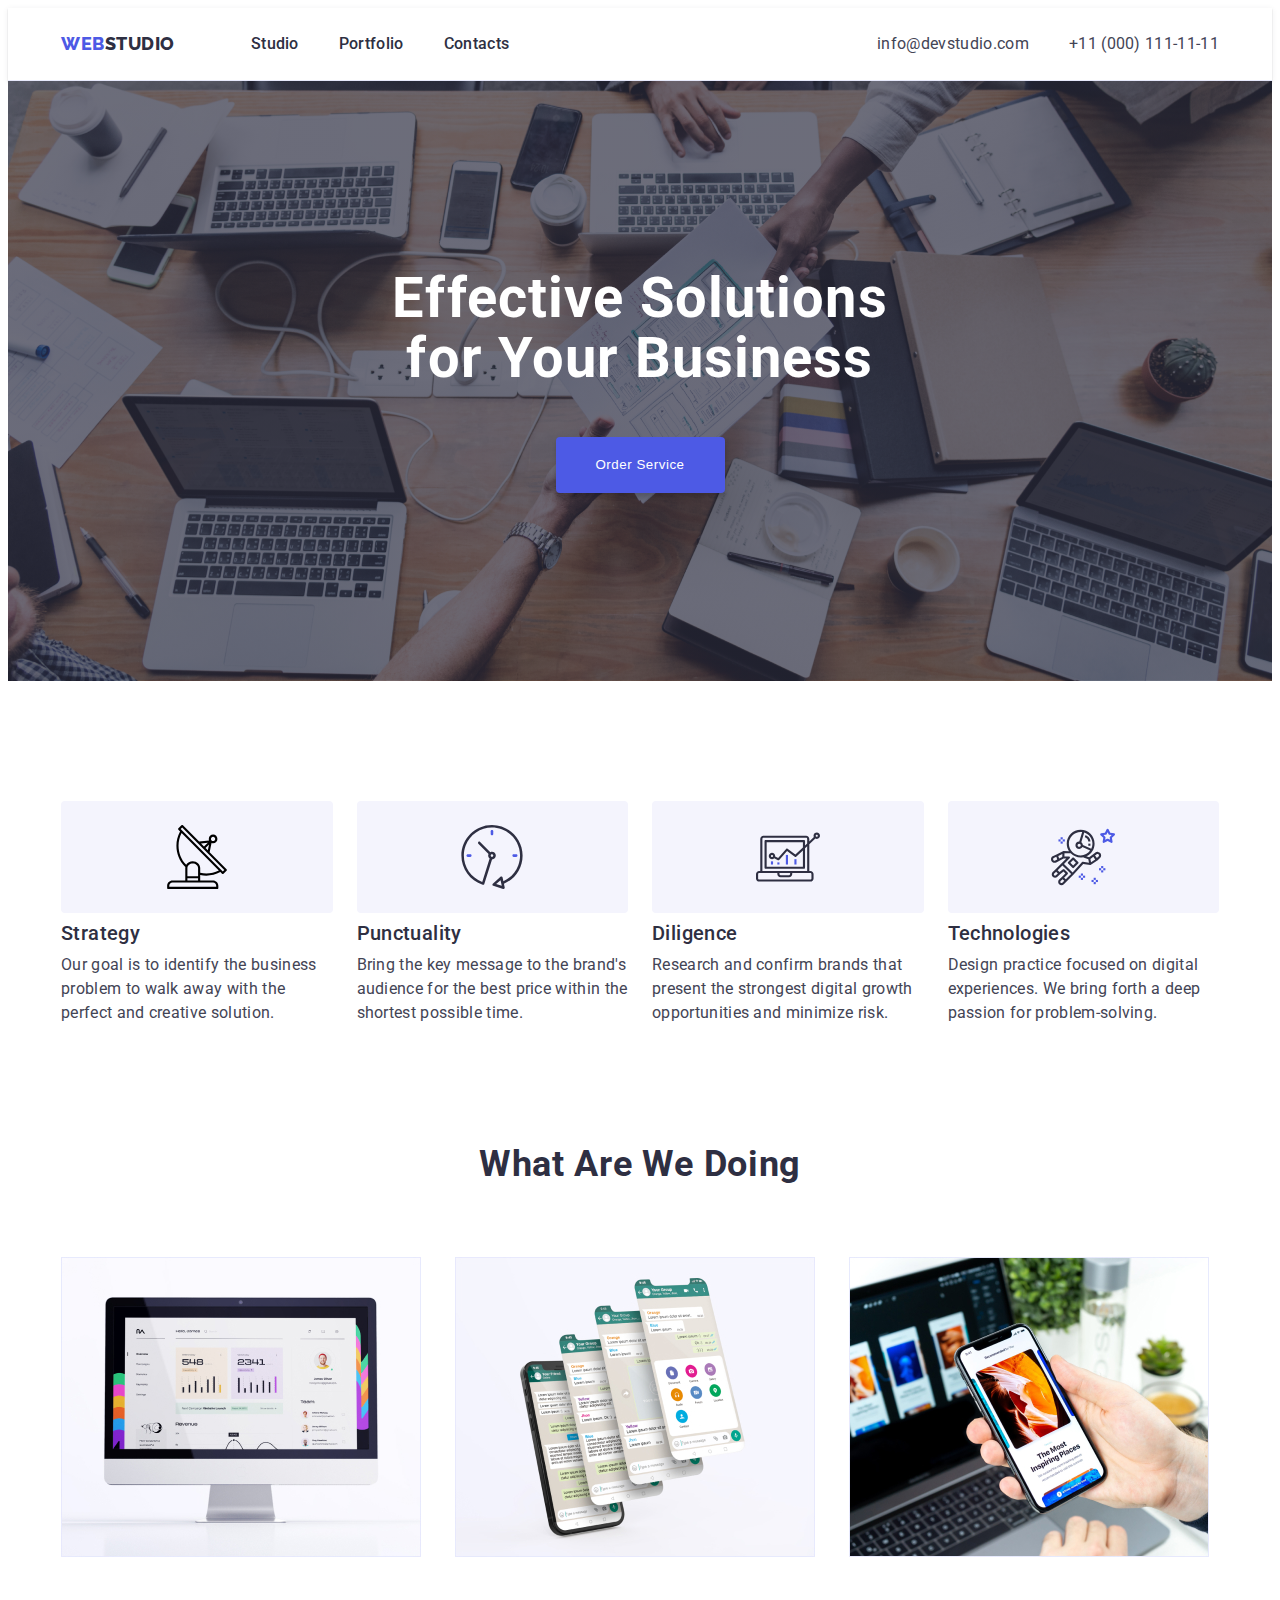
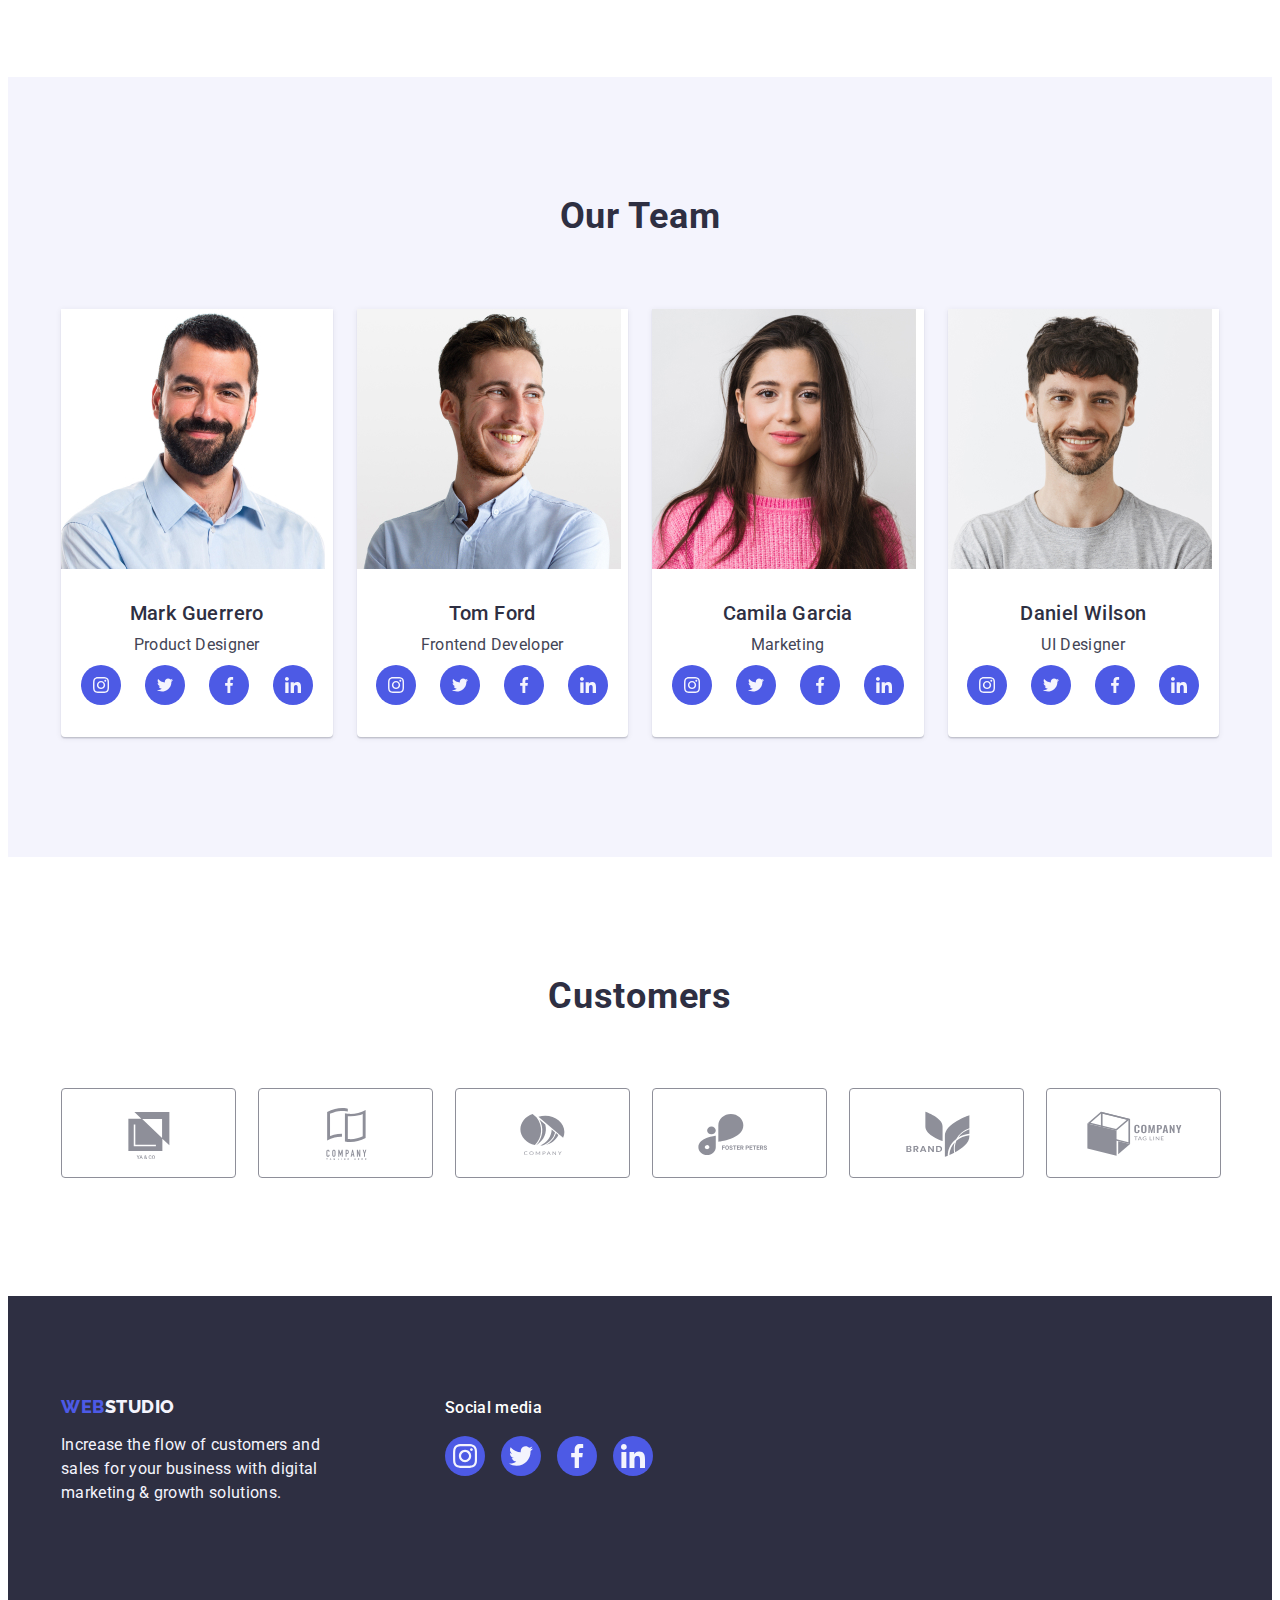
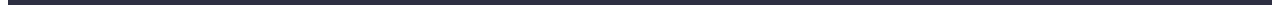
<file: index.html>
<!DOCTYPE html>
<html lang="en">
  <head>
    <meta charset="UTF-8" />
    <meta http-equiv="X-UA-Compatible" content="IE=edge" />
    <meta name="viewport" content="width=device-width, initial-scale=1.0" />
    <link rel="preconnect" href="https://fonts.googleapis.com" />
    <link rel="preconnect" href="https://fonts.gstatic.com" crossorigin />
    <link
      href="https://fonts.googleapis.com/css2?family=Raleway:wght@800&family=Roboto:wght@400;500;700;900&display=swap"
      rel="stylesheet"
    />
    <link
      rel="stylesheet"
      href="https://cdnjs.cloudflare.com/ajax/libs/modern-normalize/1.1.0/modern-normalize.min.css"
      integrity="sha512-wpPYUAdjBVSE4KJnH1VR1HeZfpl1ub8YT/NKx4PuQ5NmX2tKuGu6U/JRp5y+Y8XG2tV+wKQpNHVUX03MfMFn9Q=="
      crossorigin="anonymous"
      referrerpolicy="no-referrer"
    />

    <link rel="stylesheet" href="./css/styles.css" />
    <title>WebStudio</title>
  </head>
  <body>
    <!-- navigation on pages -->
    <header class="header-page">
      <div class="header-container container">
        <nav class="header-navigation">
          <a href="./index.html" class="logo link"
            >Web<span class="logo-header-light">Studio</span></a
          >
          <ul class="site-menu header-container list">
            <li class="site-menu-item">
              <a class="site-menu-link link" href="./index.html">Studio</a>
            </li>
            <li class="site-menu-item">
              <a class="site-menu-link link" href="./portfolio.html">Portfolio</a>
            </li>
            <li class="site-menu-item">
              <a class="site-menu-link link" href="./contacts.html">Contacts</a>
            </li>
          </ul>
        </nav>
        <address class="contact">
          <ul class="contact-list list">
            <li class="contact-item">
              <a class="contact-link link" href="mailto:info@devstudio.com">info@devstudio.com</a>
            </li>
            <li class="contact-item">
              <a class="contact-link link" href="tel:+110001111111">+11 (000) 111-11-11</a>
            </li>
          </ul>
        </address>
      </div>
    </header>
    <!-- Main section -->
    <main>
      <!-- section-one -->
      <section class="hero">
        <div class="container">
          <h1 class="hero-title title">Effective Solutions for Your Business</h1>
          <button class="modal-open-button" type="button">Order Service</button>
        </div>
      </section>
      <!-- section-two -->
      <section class="our-goal-sec">
        <div class="container">
          <h2 class="visually-hidden">Our goal</h2>
          <ul class="our-goal-list list">
            <li class="our-goal-item">
              <!-- svg_icons1 -->
              <div class="our-icons-bgrd">
                <svg class="our-list-icon" aria-label="icon antenna" width="64" height="64">
                  <use href="./images/icons.svg#icon-antenna"></use>
                </svg>
              </div>

              <h3 class="our-goal-title">Strategy</h3>
              <p class="our-goal-dscr">
                Our goal is to identify the business problem to walk away with the perfect and
                creative solution.
              </p>
            </li>
            <li class="our-goal-item">
              <!-- svg_icons2 -->
              <div class="our-icons-bgrd">
                <svg class="our-list-icon" aria-label="icon clock" width="64" height="64">
                  <use href="./images/icons.svg#icon-clock"></use>
                </svg>
              </div>
              <h3 class="our-goal-title">Punctuality</h3>
              <p class="our-goal-dscr">
                Bring the key message to the brand's audience for the best price within the shortest
                possible time.
              </p>
            </li>

            <li class="our-goal-item">
              <!-- svg_icons 3-->
              <div class="our-icons-bgrd">
                <svg class="our-list-icon" aria-label="icon diagram" width="64" height="64">
                  <use href="./images/icons.svg#icon-diagram"></use>
                </svg>
              </div>
              <h3 class="our-goal-title">Diligence</h3>
              <p class="our-goal-dscr">
                Research and confirm brands that present the strongest digital growth opportunities
                and minimize risk.
              </p>
            </li>
            <li class="our-goal-item">
              <!-- svg_icons4-->
              <div class="our-icons-bgrd">
                <svg class="our-list-icon" aria-label="icon astronaut" width="64" height="64">
                  <use href="./images/icons.svg#icon-astronaut"></use>
                </svg>
              </div>
              <h3 class="our-goal-title">Technologies</h3>
              <p class="our-goal-dscr">
                Design practice focused on digital experiences. We bring forth a deep passion for
                problem-solving.
              </p>
            </li>
          </ul>
        </div>
      </section>

      <!-- What are we doing -->
      <section class="we-doing">
        <div class="container">
          <h2 class="we-doing-title">What are we doing</h2>
          <ul class="we-doing-list list">
            <li class="we-doing-item">
              <img src="./images/imac.jpg" alt="desctop" width="360" height="300" />
            </li>
            <li class="we-doing-item">
              <img src="./images/iphone.jpg" alt="phone" width="360" height="300" />
            </li>
            <li class="we-doing-item">
              <img src="./images/inhand.jpg" alt="phone_in_hand" width="360" height="300" />
            </li>
          </ul>
        </div>
      </section>
      <!-- Our team -->
      <section class="our-team">
        <div class="container">
          <h2 class="our-team-title">Our Team</h2>
          <ul class="our-team-list list">
            <li class="our-team-item">
              <img src="./images/mark.jpg" alt="man_mark" width="264" height="260" />
              <div class="our-team-container">
                <h3 class="our-team-members">Mark Guerrero</h3>
                <p class="our-team-desc">Product Designer</p>
                <!-- Social -->
                <ul class="social-media list">
                  <li class="social-media-item">
                    <a href="" class="social-list-link link">
                      <svg
                        width="16"
                        height="16"
                        class="social-list-icon"
                        aria-label="icon instagram"
                      >
                        <use href="./images/icons.svg#icon-instagram"></use>
                      </svg>
                    </a>
                  </li>
                  <li class="social-media-item">
                    <a href="" class="social-list-link link">
                      <svg
                        class="social-list-icon"
                        aria-label="icon twitter"
                        width="16"
                        height="16"
                      >
                        <use href="./images/icons.svg#icon-twitter"></use>
                      </svg>
                    </a>
                  </li>
                  <li class="social-media-item">
                    <a href="" class="social-list-link link">
                      <svg
                        class="social-list-icon"
                        aria-label="icon facebook"
                        width="16"
                        height="16"
                      >
                        <use href="./images/icons.svg#icon-facebook"></use>
                      </svg>
                    </a>
                  </li>
                  <li class="social-media-item">
                    <a href="" class="social-list-link link">
                      <svg
                        class="social-list-icon"
                        aria-label="icon linkedin"
                        width="16"
                        height="16"
                      >
                        <use href="./images/icons.svg#icon-linkedin"></use>
                      </svg>
                    </a>
                  </li>
                </ul>
              </div>
            </li>

            <li class="our-team-item">
              <img src="./images/ford.jpg" alt="man_tom" width="264" height="260" />
              <div class="our-team-container">
                <h3 class="our-team-members">Tom Ford</h3>
                <p class="our-team-desc">Frontend Developer</p>
                <ul class="social-media list">
                  <li class="social-media-item">
                    <a href="" class="social-list-link link">
                      <svg
                        class="social-list-icon"
                        aria-label="icon instagram"
                        width="16"
                        height="16"
                      >
                        <use href="./images/icons.svg#icon-instagram"></use>
                      </svg>
                    </a>
                  </li>
                  <li class="social-media-item">
                    <a href="" class="social-list-link link">
                      <svg
                        class="social-list-icon"
                        aria-label="icon twitter"
                        width="16"
                        height="16"
                      >
                        <use href="./images/icons.svg#icon-twitter"></use>
                      </svg>
                    </a>
                  </li>
                  <li class="social-media-item">
                    <a href="" class="social-list-link link">
                      <svg
                        class="social-list-icon"
                        aria-label="icon facebook"
                        width="16"
                        height="16"
                      >
                        <use href="./images/icons.svg#icon-facebook"></use>
                      </svg>
                    </a>
                  </li>
                  <li class="social-media-item">
                    <a href="" class="social-list-link link">
                      <svg
                        class="social-list-icon"
                        aria-label="icon linkedin"
                        width="16"
                        height="16"
                      >
                        <use href="./images/icons.svg#icon-linkedin"></use>
                      </svg>
                    </a>
                  </li>
                </ul>
              </div>
            </li>

            <li class="our-team-item">
              <img src="./images/camila.jpg" alt="woman_camila" width="264" height="260" />
              <div class="our-team-container">
                <h3 class="our-team-members">Camila Garcia</h3>
                <p class="our-team-desc">Marketing</p>
                <ul class="social-media list">
                  <li class="social-media-item">
                    <a href="" class="social-list-link link">
                      <svg
                        class="social-list-icon"
                        aria-label="icon instagram"
                        width="16"
                        height="16"
                      >
                        <use href="./images/icons.svg#icon-instagram"></use>
                      </svg>
                    </a>
                  </li>
                  <li class="social-media-item">
                    <a href="" class="social-list-link link">
                      <svg
                        class="social-list-icon"
                        aria-label="icon twitter"
                        width="16"
                        height="16"
                      >
                        <use href="./images/icons.svg#icon-twitter"></use>
                      </svg>
                    </a>
                  </li>
                  <li class="social-media-item">
                    <a href="" class="social-list-link link">
                      <svg
                        class="social-list-icon"
                        aria-label="icon facebook"
                        width="16"
                        height="16"
                      >
                        <use href="./images/icons.svg#icon-facebook"></use>
                      </svg>
                    </a>
                  </li>
                  <li class="social-media-item">
                    <a href="" class="social-list-link link">
                      <svg
                        class="social-list-icon"
                        aria-label="icon linkedin"
                        width="16"
                        height="16"
                      >
                        <use href="./images/icons.svg#icon-linkedin"></use>
                      </svg>
                    </a>
                  </li>
                </ul>
              </div>
            </li>

            <li class="our-team-item">
              <img src="./images/wilson.jpg" alt="man_daniel" width="264" height="260" />
              <div class="our-team-container">
                <h3 class="our-team-members">Daniel Wilson</h3>
                <p class="our-team-desc">UI Designer</p>
                <ul class="social-media list">
                  <li class="social-media-item">
                    <a href="" class="social-list-link link">
                      <svg
                        class="social-list-icon"
                        aria-label="icon instagram"
                        width="16"
                        height="16"
                      >
                        <use href="./images/icons.svg#icon-instagram"></use>
                      </svg>
                    </a>
                  </li>
                  <li class="social-media-item">
                    <a href="" class="social-list-link link">
                      <svg
                        class="social-list-icon"
                        aria-label="icon twitter"
                        width="16"
                        height="16"
                      >
                        <use href="./images/icons.svg#icon-twitter"></use>
                      </svg>
                    </a>
                  </li>
                  <li class="social-media-item">
                    <a href="" class="social-list-link link">
                      <svg
                        class="social-list-icon"
                        aria-label="icon facebook"
                        width="16"
                        height="16"
                      >
                        <use href="./images/icons.svg#icon-facebook"></use>
                      </svg>
                    </a>
                  </li>
                  <li class="social-media-item">
                    <a href="" class="social-list-link link">
                      <svg
                        class="social-list-icon"
                        aria-label="icon linkedin"
                        width="16"
                        height="16"
                      >
                        <use href="./images/icons.svg#icon-linkedin"></use>
                      </svg>
                    </a>
                  </li>
                </ul>
              </div>
            </li>
          </ul>
        </div>
      </section>
      <!-- Section-5-Customers -->
      <section class="section-customers">
        <div class="container customers-container">
          <h2 class="customers-title">Customers</h2>
          <!-- customers-icons -->
          <ul class="customers-list list">
            <!-- icons -->
            <li class="customers-item">
              <a href="" class="customers-link link">
                <svg class="customers-icon" aria-label="" width="104" height="56">
                  <use href="./images/icons.svg#icon-Logo"></use>
                </svg>
              </a>
            </li>

            <li class="customers-item">
              <a href="" class="customers-link link">
                <svg class="customers-icon" aria-label="" width="104" height="56">
                  <use href="./images/icons.svg#icon-Logo1"></use>
                </svg>
              </a>
            </li>

            <li class="customers-item">
              <a href="" class="customers-link link">
                <svg class="customers-icon" aria-label="" width="104" height="56">
                  <use href="./images/icons.svg#icon-Logo2"></use>
                </svg>
              </a>
            </li>

            <li class="customers-item">
              <a href="" class="customers-link link">
                <svg class="customers-icon" aria-label="" width="104" height="56">
                  <use href="./images/icons.svg#icon-Logo3"></use>
                </svg>
              </a>
            </li>

            <li class="customers-item">
              <a href="" class="customers-link link">
                <svg class="customers-icon" aria-label="" width="104" height="56">
                  <use href="./images/icons.svg#icon-Logo4"></use>
                </svg>
              </a>
            </li>

            <li class="customers-item">
              <a href="" class="customers-link link">
                <svg class="customers-icon" aria-label="" width="104" height="56">
                  <use href="./images/icons.svg#icon-Logo5"></use>
                </svg>
              </a>
            </li>
          </ul>
        </div>
      </section>
    </main>
    <!-- Footer -->
    <footer class="footer">
      <div class="container footer-container">
        <div class="container-foorer-logo">
          <a href="./index.html" class="logo footer-link link"
            >Web<span class="logo-footer-dark">Studio</span></a
          >
          <p class="footer-dscr">
            Increase the flow of customers and sales for your business with digital marketing &
            growth solutions.
          </p>
        </div>
        <div class="footer-social-block">
          <p class="footer-social-title">Social media</p>
          <ul class="footer-social-media list">
            <li class="footer-social-media-item">
              <a href="" class="footer-social-list-link link">
                <svg
                  class="footer-social-list-icon"
                  aria-label="icon instagram"
                  width="24"
                  height="24"
                >
                  <use href="./images/icons.svg#icon-instagram"></use>
                </svg>
              </a>
            </li>
            <li class="footer-social-media-item">
              <a href="" class="footer-social-list-link link">
                <svg
                  class="footer-social-list-icon"
                  aria-label="icon twitter"
                  width="24"
                  height="24"
                >
                  <use href="./images/icons.svg#icon-twitter"></use>
                </svg>
              </a>
            </li>
            <li class="footer-social-media-item">
              <a href="" class="footer-social-list-link link">
                <svg
                  class="footer-social-list-icon"
                  aria-label="icon facebook"
                  width="24"
                  height="24"
                >
                  <use href="./images/icons.svg#icon-facebook"></use>
                </svg>
              </a>
            </li>
            <li class="footer-social-media-item">
              <a href="" class="footer-social-list-link link">
                <svg
                  class="footer-social-list-icon"
                  aria-label="icon linkedin"
                  width="24"
                  height="24"
                >
                  <use href="./images/icons.svg#icon-linkedin"></use>
                </svg>
              </a>
            </li>
          </ul>
        </div>
      </div>
    </footer>
  </body>
</html>
</file>
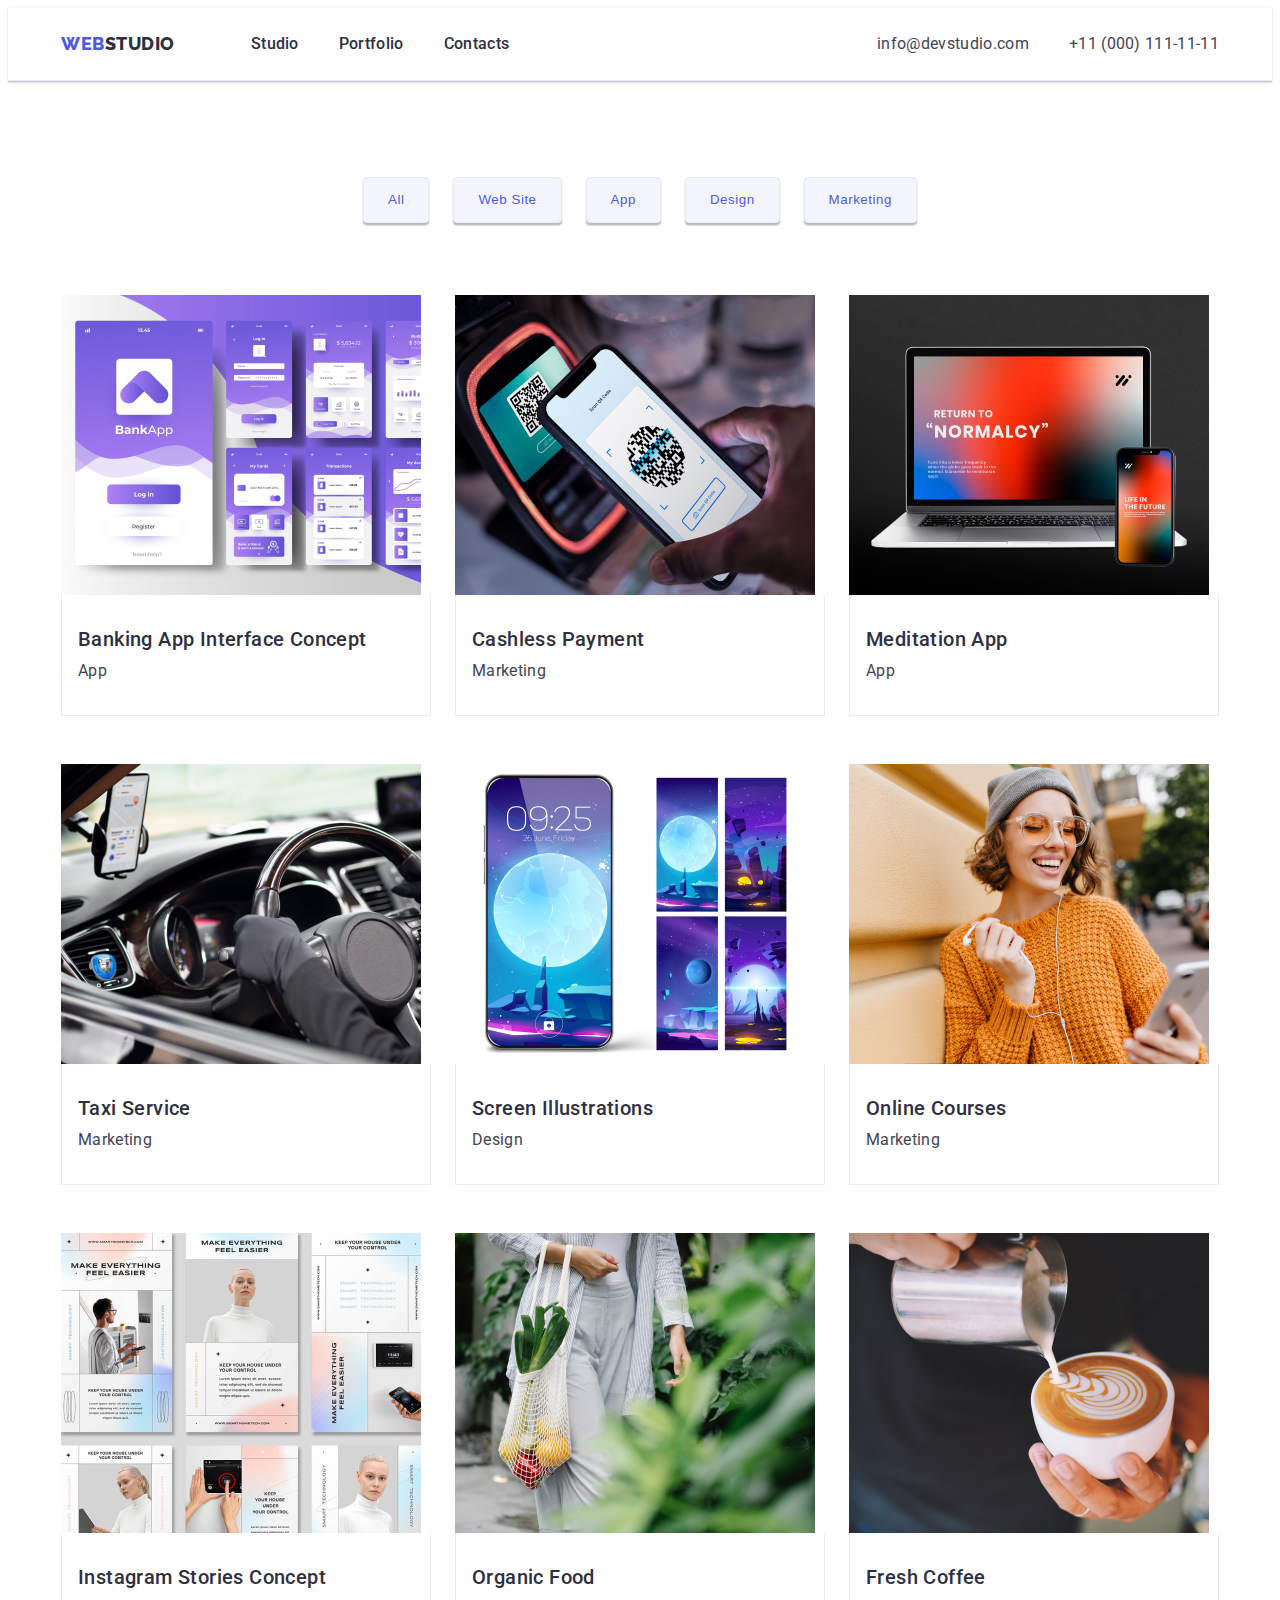
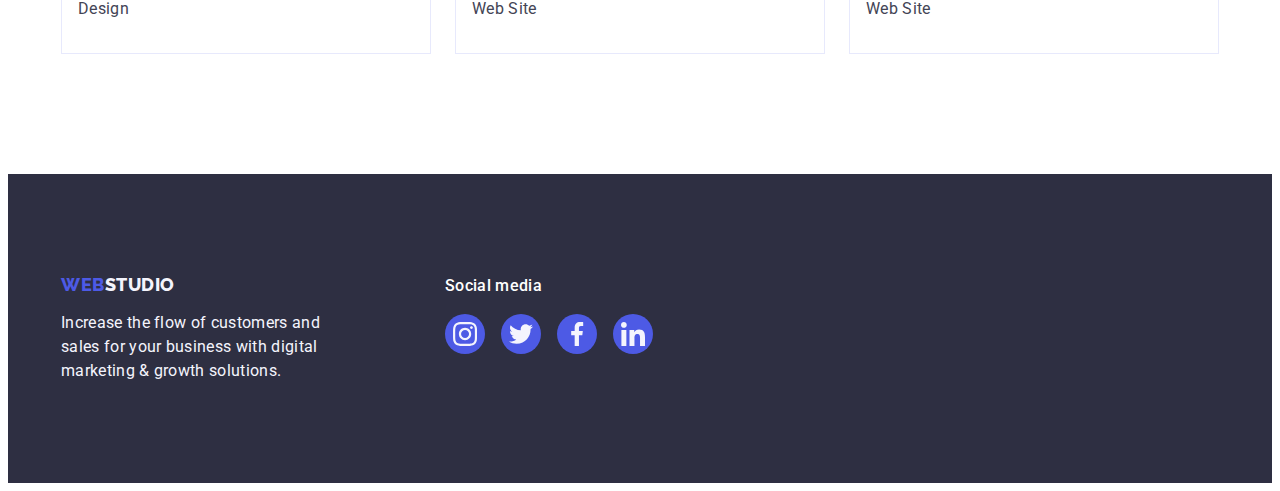
<file: portfolio.html>
<!DOCTYPE html>
<html lang="en">
  <head>
    <meta charset="UTF-8" />
    <meta http-equiv="X-UA-Compatible" content="IE=edge" />
    <meta name="viewport" content="width=device-width, initial-scale=1.0" />
    <link rel="preconnect" href="https://fonts.googleapis.com" />
    <link rel="preconnect" href="https://fonts.gstatic.com" crossorigin />
    <link
      href="https://fonts.googleapis.com/css2?family=Raleway:wght@800&family=Roboto:wght@400;500;700;900&display=swap"
      rel="stylesheet"
    />
    <link
      rel="stylesheet"
      href="https://cdnjs.cloudflare.com/ajax/libs/modern-normalize/1.1.0/modern-normalize.min.css"
      integrity="sha512-wpPYUAdjBVSE4KJnH1VR1HeZfpl1ub8YT/NKx4PuQ5NmX2tKuGu6U/JRp5y+Y8XG2tV+wKQpNHVUX03MfMFn9Q=="
      crossorigin="anonymous"
      referrerpolicy="no-referrer"
    />

    <link rel="stylesheet" href="./css/styles.css" />
    <title>WebStudio</title>
  </head>
  <body>
    <!-- navigation on pages -->
    <header class="header-page">
      <div class="header-container container">
        <nav class="header-navigation">
          <a href="./index.html" class="logo link"
            >Web<span class="logo-header-light">Studio</span></a
          >
          <ul class="site-menu header-container list">
            <li class="site-menu-item">
              <a class="site-menu-link link" href="./index.html">Studio</a>
            </li>
            <li class="site-menu-item">
              <a class="site-menu-link link" href="./portfolio.html">Portfolio</a>
            </li>
            <li class="site-menu-item">
              <a class="site-menu-link link" href="./contacts.html">Contacts</a>
            </li>
          </ul>
        </nav>
        <address class="contact">
          <ul class="contact-list list">
            <li class="contact-item">
              <a class="contact-link link" href="mailto:info@devstudio.com">info@devstudio.com</a>
            </li>
            <li class="contact-item">
              <a class="contact-link link" href="tel:+110001111111">+11 (000) 111-11-11</a>
            </li>
          </ul>
        </address>
      </div>
    </header>
    <!-- Main menu -->
    <main>
      <section class="main-section">
        <div class="container">
          <h1 class="main-section-filter filter-menu" hidden>Filter Buttons</h1>
          <ul class="filter-btn-list list">
            <li class="filter-btn-item">
              <button class="filter-but button" type="button">All</button>
            </li>
            <li class="filter-btn-item">
              <button class="filter-but button" type="button">Web Site</button>
            </li>
            <li class="filter-btn-item">
              <button class="filter-but button" type="button">App</button>
            </li>
            <li class="filter-btn-item">
              <button class="filter-but button" type="button">Design</button>
            </li>
            <li class="filter-btn-item">
              <button class="filter-but button" type="button">Marketing</button>
            </li>
          </ul>

          <ul class="portfolio-list list">
            <li class="portfolio-item">
              <a class="portfolio-links link" href=""
                ><img
                  src="./images/banking_app_interface_concept.jpg"
                  alt="banking_app_interface_concept"
                  width="360"
                  height="300"
                />
                <div class="portfilio-container">
                  <h2 class="portfolio-title">Banking App Interface Concept</h2>
                  <p class="portfolio-dscr">App</p>
                </div>
              </a>
            </li>

            <li class="portfolio-item">
              <a class="portfolio-links link" href=""
                ><img
                  src="./images/cashless_payment.jpg"
                  alt="cashless_payment"
                  width="360"
                  height="300"
                />
                <div class="portfilio-container">
                  <h2 class="portfolio-title">Cashless Payment</h2>
                  <p class="portfolio-dscr">Marketing</p>
                </div></a
              >
            </li>

            <li class="portfolio-item">
              <a class="portfolio-links link" href=""
                ><img
                  src="./images/meditaion_app.jpg"
                  alt="Meditation App"
                  width="360"
                  height="300"
                />
                <div class="portfilio-container">
                  <h2 class="portfolio-title">Meditation App</h2>
                  <p class="portfolio-dscr">App</p>
                </div></a
              >
            </li>

            <!-- section thre -->

            <li class="portfolio-item">
              <a class="portfolio-links link" href=""
                ><img src="./images/taxi_service.jpg" alt="taxi_service" width="360" height="300" />
                <div class="portfilio-container">
                  <h2 class="portfolio-title">Taxi Service</h2>
                  <p class="portfolio-dscr">Marketing</p>
                </div></a
              >
            </li>

            <li class="portfolio-item">
              <a class="portfolio-links link" href=""
                ><img
                  src="./images/screen_illustrations.jpg"
                  alt="screen_illustrations"
                  width="360"
                  height="300"
                />
                <div class="portfilio-container">
                  <h2 class="portfolio-title">Screen Illustrations</h2>
                  <p class="portfolio-dscr">Design</p>
                </div></a
              >
            </li>

            <li class="portfolio-item">
              <a class="portfolio-links link" href=""
                ><img
                  src="./images/online_courses.jpg"
                  alt="online_courses"
                  width="360"
                  height="300"
                />
                <div class="portfilio-container">
                  <h2 class="portfolio-title">Online Courses</h2>
                  <p class="portfolio-dscr">Marketing</p>
                </div></a
              >
            </li>

            <li class="portfolio-item">
              <a class="portfolio-links link" href=""
                ><img
                  src="./images/instagram_stories_concept.jpg"
                  alt="instagram_stories_concept"
                  width="360"
                  height="300"
                />
                <div class="portfilio-container">
                  <h2 class="portfolio-title">Instagram Stories Concept</h2>
                  <p class="portfolio-dscr">Design</p>
                </div></a
              >
            </li>

            <li class="portfolio-item">
              <a class="portfolio-links link" href=""
                ><img src="./images/organic_food.jpg" alt="organic_food" width="360" height="300" />
                <div class="portfilio-container">
                  <h2 class="portfolio-title">Organic Food</h2>
                  <p class="portfolio-dscr">Web Site</p>
                </div></a
              >
            </li>

            <li class="portfolio-item">
              <a class="portfolio-links link" href=""
                ><img src="./images/fresh_coffee.jpg" alt="fresh_coffee" width="360" height="300" />
                <div class="portfilio-container">
                  <h2 class="portfolio-title">Fresh Coffee</h2>
                  <p class="portfolio-dscr">Web Site</p>
                </div></a
              >
            </li>
          </ul>
        </div>
      </section>
    </main>
    <!-- Footer -->
    <footer class="footer">
      <div class="container footer-container">
        <div class="container-foorer-logo">
          <a href="./index.html" class="logo footer-link link"
            >Web<span class="logo-footer-dark">Studio</span></a
          >
          <p class="footer-dscr">
            Increase the flow of customers and sales for your business with digital marketing &
            growth solutions.
          </p>
        </div>
        <div class="footer-social-block">
          <p class="footer-social-title">Social media</p>
          <ul class="footer-social-media list">
            <li class="footer-social-media-item">
              <a href="" class="footer-social-list-link link">
                <svg
                  class="footer-social-list-icon"
                  aria-label="icon instagram"
                  width="24"
                  height="24"
                >
                  <use href="./images/icons.svg#icon-instagram"></use>
                </svg>
              </a>
            </li>
            <li class="footer-social-media-item">
              <a href="" class="footer-social-list-link link">
                <svg
                  class="footer-social-list-icon"
                  aria-label="icon twitter"
                  width="24"
                  height="24"
                >
                  <use href="./images/icons.svg#icon-twitter"></use>
                </svg>
              </a>
            </li>
            <li class="footer-social-media-item">
              <a href="" class="footer-social-list-link link">
                <svg
                  class="footer-social-list-icon"
                  aria-label="icon facebook"
                  width="24"
                  height="24"
                >
                  <use href="./images/icons.svg#icon-facebook"></use>
                </svg>
              </a>
            </li>
            <li class="footer-social-media-item">
              <a href="" class="footer-social-list-link link">
                <svg
                  class="footer-social-list-icon"
                  aria-label="icon linkedin"
                  width="24"
                  height="24"
                >
                  <use href="./images/icons.svg#icon-linkedin"></use>
                </svg>
              </a>
            </li>
          </ul>
        </div>
      </div>
    </footer>
  </body>
</html>
</file>
<file: css/styles.css>
body {
  font-family: 'Roboto', sans-serif;
  color: #434455;
  font-size: 16px;
  background-color: #ffffff;
}
/* defolts-settings */
.list {
  list-style: none;
}

.link {
  text-decoration: none;
}
button {
  cursor: pointer;
}

h1,
h2,
h3,
h4,
h5,
h6,
p {
  margin-top: 0;
  margin-bottom: 0;
}
ul,
li {
  margin-top: 0;
  margin-bottom: 0;
  padding-left: 0;
}
img {
  display: block;
}

/* colors */
:root {
  --background-dark: #2e2f42;
  --background-light: #f4f4fd;
  --background-white: #ffffff;
  --primary-btn: #4d5ae5;
  --pressed-btn: #404bbf;
  --title-color: #2e2f42;
  --descr-color: #434455;
  --background-icon-color: #8e8f99;
}
/* header */

.container {
  align-content: center;
  width: 1158px;
  margin-left: auto;
  margin-right: auto;
  padding-left: 15px;
  padding-right: 15px;
}

.header-container {
  display: flex;
  align-items: center;
}

.header-page {
  border-bottom: 1px solid #e7e9fc;
  box-shadow: 0px 2px 1px rgba(46, 47, 66, 0.08), 0px 1px 1px rgba(46, 47, 66, 0.16),
    0px 1px 6px rgba(46, 47, 66, 0.08);
}

.header-navigation {
  display: flex;
  align-items: center;
}

.site-menu {
  display: flex;
  gap: 40px;
}
.site-menu-item {
  padding: 24px 0;
}
.site-menu-link {
  padding: 24px 0 24px;
}

.contact-list {
  display: flex;
  gap: 40px;
}

.logo {
  margin-right: 76px;
  font-family: 'Raleway', sans-serif;
  font-weight: 800;
  font-size: 18px;
  line-height: 1.17;
  letter-spacing: 0.03em;
  text-transform: uppercase;
  color: #4d5ae5;
}
.logo-header-light {
  color: #2e2f42;
}

/* main-content */

.logo-footer-dark {
  color: #f4f4fd;
}
.site-menu-link {
  font-weight: 500;
  font-size: 16px;
  line-height: 1.5;
  letter-spacing: 0.02em;
  color: #2e2f42;
}

.site-menu-link:hover,
.site-menu-link:focus {
  color: var(--pressed-btn);
}
.menu-link:hover,
.menu-link:focus {
  color: var(--pressed-btn);
}

.button {
  background-color: var(--background-light);
}

.site-menu {
  font-weight: 500;
  font-size: 16px;
  line-height: 1.5;
  letter-spacing: 0.02em;
  color: var(--descr-color) #434455;
}

.site-menu-link {
  color: #2e2f42;
}

/* contacts */

.contact {
  margin-left: auto;
  font-style: normal;
  line-height: 1.5;
  letter-spacing: 0.02em;
}

.contact-link {
  color: #434455;
}

.contact-link:hover,
.contact-link:focus {
  color: var(--pressed-btn);
}
.contact:hover,
.contact:focus {
  color: var(--pressed-btn);
}

/* Main-content */

.hero {
  margin-left: auto;
  margin-right: auto;
  padding: 188px 0;
  background: #2e2f42;
  background-image: linear-gradient(rgba(46, 47, 66, 0.7), rgba(46, 47, 66, 0.7)),
    url(../images/group-people-working-website-template.jpg);
  background-size: cover;
  max-width: 1440px;
  background-repeat: no-repeat;
  background-position: center;
}

.hero-title {
  margin-left: auto;
  margin-right: auto;
  max-width: 496px;
  margin-bottom: 48px;
  font-size: 56px;
  line-height: 1.07;
  text-align: center;
  letter-spacing: 0.02em;
  color: #ffffff;
}

/* modal */

.modal-open-button {
  display: block;
  margin-left: auto;
  margin-right: auto;
  border-radius: 4px;
  border: none;
  min-height: 56px;
  min-width: 169px;
  font-weight: 500;
  line-height: 1.5;
  letter-spacing: 0.04em;
  color: #ffffff;
  background-color: var(--primary-btn);
  box-shadow: 0px 4px 4px rgba(0, 0, 0, 0.15);
}

.modal-open-button:hover,
.modal-open-button:focus {
  background-color: #404bbf;
}

/* section-two_our-goal */

.our-goal-sec {
  padding: 120px 0;
}
.visually-hidden {
  position: absolute;
  height: 1px;
  width: 1px;
  overflow: hidden;
}
.our-goal-list {
  display: flex;
  gap: 24px;
}

/* svg_line */

.our-icons-bgrd {
  display: flex;
  align-items: center;
  justify-content: center;
  height: 112px;
  background: #f4f4fd;
  border-radius: 4px;
  margin-bottom: 8px;
}

.our-goal-item {
  width: calc((100% - 72px) / 4);
}

.our-goal-title {
  margin-bottom: 8px;
  font-weight: 500;
  font-size: 20px;
  line-height: 1.2;
  letter-spacing: 0.02em;
  color: #2e2f42;
}
.our-goal-dscr {
  font-size: 16px;
  line-height: 1.5;
  letter-spacing: 0.02em;
  color: #434455;
}
/* section-three_we-doing */

.we-doing {
  padding-bottom: 120px;
}

.we-doing-list {
  display: flex;
  gap: 24px;
}

.we-doing-item {
  width: calc((100% - 48px) / 3);
}

.we-doing-title {
  margin-bottom: 72px;
  font-size: 36px;
  line-height: 1.11;
  text-align: center;
  letter-spacing: 0.02em;
  text-transform: capitalize;
  color: #2e2f42;
}

/* forth-section_our-team  */

.our-team-container {
  padding: 32px 0;
}

.our-team {
  background: #f4f4fd;
  padding: 120px 0;
}

.our-team-item {
  flex-basis: calc((100% - 72px) / 4);
  background-color: var(--background-white);
  box-shadow: 0px 1px 6px rgba(46, 47, 66, 0.08), 0px 1px 1px rgba(46, 47, 66, 0.16),
    0px 2px 1px rgba(46, 47, 66, 0.08);
  border-radius: 0px 0px 4px 4px;
}

.our-team-staff {
  padding: 32px 16px;
}

.our-team-title {
  margin-bottom: 72px;
  font-weight: 700;
  font-size: 36px;
  line-height: 1.11;
  text-align: center;
  letter-spacing: 0.02em;
  text-transform: capitalize;
  color: var(--title-color);
}
.our-team-list {
  gap: 24px;
  display: flex;
}
.our-team-members {
  margin-bottom: 8px;
  text-align: center;
  font-weight: 500;
  font-size: 20px;
  line-height: 1.2;
  letter-spacing: 0.02em;
  color: #2e2f42;
}

.our-team-desc {
  text-align: center;
  font-size: 16px;
  line-height: 1.5;
  letter-spacing: 0.02em;
  color: #434455;
}

/* footer */

.footer-dscr {
  width: 264px;
  font-size: 16px;
  line-height: 1.5;
  letter-spacing: 0.02em;
  color: #f4f4fd;
}
.footer {
  padding: 100px 0;
  background: #2e2f42;
}
.footer-link {
  display: inline-block;
  margin-bottom: 16px;
}
.footer-container {
  display: block;
}

/* portfolio */

.main-section {
  padding: 96px 0 120px;
}

/* portfolio-buttons */

.filter-btn-list {
  display: flex;
  justify-content: center;
  gap: 24px;
  margin-bottom: 72px;
}

.filter-menu {
  margin-left: auto;
}

.filter-but:hover,
.filter-but:focus {
  border: 1px solid transparent;
  color: #ffffff;
  background-color: #404bbf;
}
.filter-but {
  border-radius: 4px;
  border: 1px solid #e7e9fc;
  padding: 12px 24px;
  font-weight: 500;
  line-height: 1.5;
  letter-spacing: 0.04em;
  color: #4d5ae5;
  box-shadow: 0px 3px 1px rgba(0, 0, 0, 0.1), 0px 2px 1px rgba(0, 0, 0, 0.08),
    0px 2px 2px rgba(0, 0, 0, 0.12);
  border-radius: 4px;
}

.portfilio-container {
  padding: 32px 16px;
  border: 1px solid #e7e9fc;
  border-top: none;
}

.portfolio-list {
  display: flex;
  flex-wrap: wrap;
  column-gap: 24px;
  row-gap: 48px;
}
.portfolio-links {
  display: block;
}

.portfolio-links:hover,
.portfolio-links:focus {
  box-shadow: 0px 1px 6px rgba(46, 47, 66, 0.08), 0px 1px 1px rgba(46, 47, 66, 0.16),
    0px 2px 1px rgba(46, 47, 66, 0.08);
}

.portfolio-item {
  width: calc((100% - 48px) / 3);
}

.applications {
  padding: 32px 16px;
  border: 1px solid #e7e9fc;
  border-top: none;
}

.portfolio-title {
  margin-bottom: 8px;
  font-weight: 500;
  font-size: 20px;
  line-height: 1.2;
  letter-spacing: 0.02em;
  color: #2e2f42;
}
.portfolio-dscr {
  font-size: 16px;
  line-height: 1.5;
  letter-spacing: 0.02em;
  color: #434455;
}

/* Social media */

.social-media {
  display: flex;
  justify-content: center;
  gap: 24px;
  margin-top: 8px;
}

.social-list-link:hover,
.social-list-link:focus {
  background-color: var(--pressed-btn);
}

.social-list-link {
  display: flex;
  justify-content: center;
  align-items: center;
  width: 40px;
  height: 40px;
  border-radius: 50%;
  background-color: #4d5ae5;
  fill: var(--background-light);
}

/* footer-social */
.footer-container {
  display: flex;
  align-items: baseline;
}
.footer-social-block {
  margin-left: 120px;
}

.container-foorer-logo {
  gap: 120px;
}
.footer-social-title {
  margin-bottom: 16px;
  font-weight: 500;
  line-height: 1.5;
  letter-spacing: 0.02em;
  color: #ffffff;
}

.footer-social-media {
  display: flex;
  gap: 16px;
}

.footer-social-media-item {
  width: 40px;
  height: 40px;
}

.footer-social-list-link:hover,
.footer-social-list-link:focus {
  background-color: #31d0aa;
}

.footer-social-list-link {
  display: flex;
  align-items: center;
  justify-content: center;

  width: 100%;
  height: 100%;
  background-color: var(--primary-btn);
  border-radius: 50%;
}

.footer-social-list-icon {
  fill: var(--background-light);
}

/* section-customers */

.section-customers {
  padding-top: 120px;
  padding-bottom: 120px;
}

.customers-title {
  font-style: normal;
  font-weight: 700;
  font-size: 36px;
  line-height: 1.1;
  text-align: center;
  letter-spacing: 0.02em;
  color: var(--title-color);
  margin-bottom: 72px;
}

.customers-list {
  display: flex;
  gap: 24px;
}

.customers-item {
  width: calc((100% - 120px) / 6);
  height: 88px;
}

.customers-icon {
  fill: currentColor;
}

.customers-link:hover,
.customers-link:focus {
  border-color: #404bbf;
  color: #404bbf;
}

.customers-link {
  display: flex;
  align-items: center;
  justify-content: center;
  width: 100%;
  height: 100%;
  border: 1px solid #8e8f99;
  border-radius: 4px;
  color: #8e8f99;
}
.customers-icon:hover,
.customers-icon:focus {
  border-color: #404bbf;
  color: #404bbf;
}

/* delete-me-after */
.delete-me-after {
  margin-right: auto;
  margin-left: auto;
}
</file>
